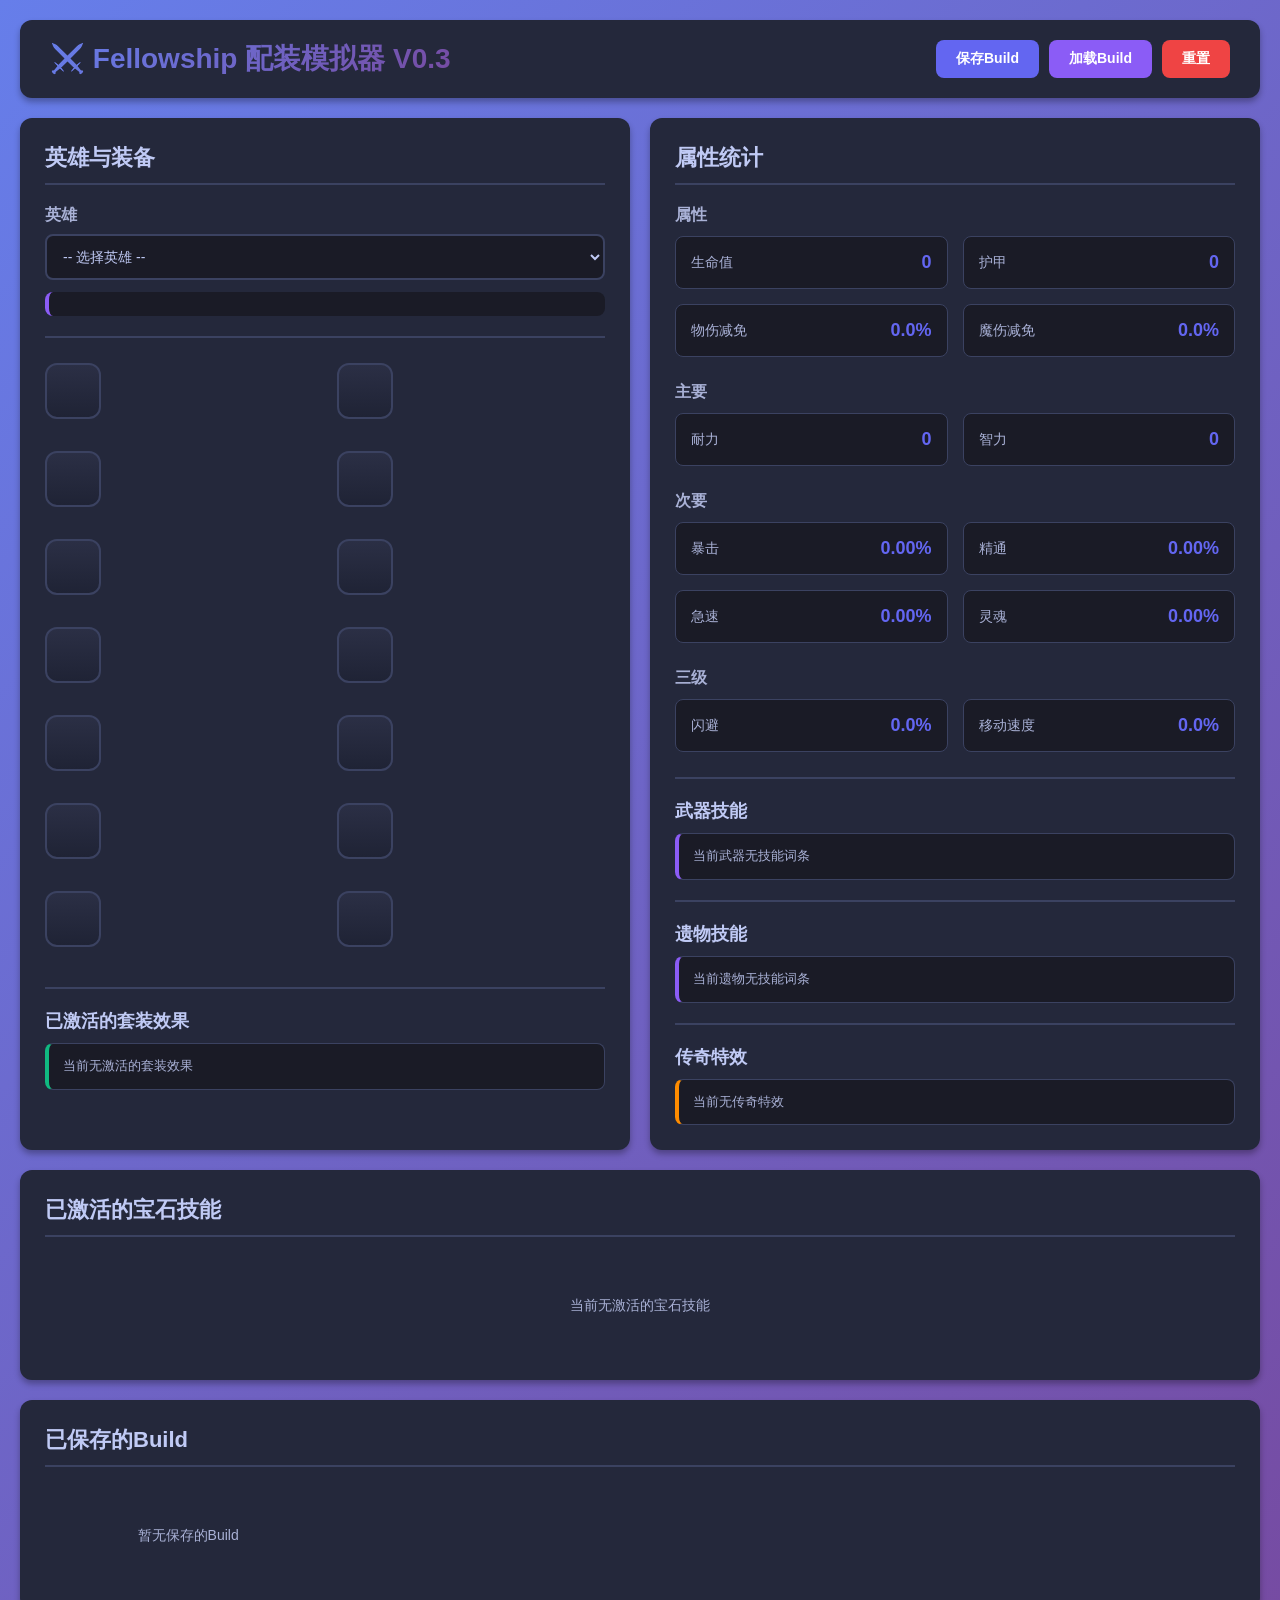
<file: index.html>
<!DOCTYPE html>
<html lang="zh-CN">
<head>
    <meta charset="UTF-8">
    <meta name="viewport" content="width=device-width, initial-scale=1.0">
    <title>Fellowship 配装模拟器</title>
    <link rel="stylesheet" href="styles.css">
</head>
<body>
    <div class="container">
        <header>
            <h1>⚔️ Fellowship 配装模拟器 V0.3</h1>
            <div class="header-actions">
                <button id="saveBtn" class="btn btn-primary">保存Build</button>
                <button id="loadBtn" class="btn btn-secondary">加载Build</button>
                <button id="resetBtn" class="btn btn-danger">重置</button>
            </div>
        </header>

        <div class="main-content">
            <div class="equipment-panel">
                <h2>英雄与装备</h2>
                
                <div class="hero-slot">
                    <h3>英雄</h3>
                    <select id="hero" class="equipment-select">
                        <option value="">-- 选择英雄 --</option>
                    </select>
                    <div id="heroInfo" class="hero-info">
                        <div id="heroAvatar" class="hero-avatar"></div>
                    </div>
                </div>
                
                <div class="equipment-columns">
                    <div class="equipment-column">
                        <div class="equipment-slot" data-slot="head">
                            <button class="slot-icon" data-slot="head" data-label="头" title="头部"></button>
                            <span class="slot-name" id="head-name"></span>
                            <button class="gem-socket" data-slot="head" title="镶嵌宝石" style="display: none;"></button>
                            <select id="head" class="equipment-select visually-hidden">
                                <option value="">-- 选择头部 --</option>
                            </select>
                        </div>

                        <div class="equipment-slot" data-slot="shoulder">
                            <button class="slot-icon" data-slot="shoulder" data-label="肩" title="肩部"></button>
                            <span class="slot-name" id="shoulder-name"></span>
                            <button class="gem-socket" data-slot="shoulder" title="镶嵌宝石" style="display: none;"></button>
                            <select id="shoulder" class="equipment-select visually-hidden">
                                <option value="">-- 选择肩部 --</option>
                            </select>
                        </div>

                        <div class="equipment-slot" data-slot="cloak">
                            <button class="slot-icon" data-slot="cloak" data-label="披" title="披风"></button>
                            <span class="slot-name" id="cloak-name"></span>
                            <button class="gem-socket" data-slot="cloak" title="镶嵌宝石" style="display: none;"></button>
                            <select id="cloak" class="equipment-select visually-hidden">
                                <option value="">-- 选择披风 --</option>
                            </select>
                        </div>

                        <div class="equipment-slot" data-slot="chest">
                            <button class="slot-icon" data-slot="chest" data-label="胸" title="胸部"></button>
                            <span class="slot-name" id="chest-name"></span>
                            <button class="gem-socket" data-slot="chest" title="镶嵌宝石" style="display: none;"></button>
                            <select id="chest" class="equipment-select visually-hidden">
                                <option value="">-- 选择胸部 --</option>
                            </select>
                        </div>

                        <div class="equipment-slot" data-slot="hands">
                            <button class="slot-icon" data-slot="hands" data-label="手" title="手部"></button>
                            <span class="slot-name" id="hands-name"></span>
                            <button class="gem-socket" data-slot="hands" title="镶嵌宝石" style="display: none;"></button>
                            <select id="hands" class="equipment-select visually-hidden">
                                <option value="">-- 选择手部 --</option>
                            </select>
                        </div>

                        <div class="equipment-slot" data-slot="legs">
                            <button class="slot-icon" data-slot="legs" data-label="腿" title="腿部"></button>
                            <span class="slot-name" id="legs-name"></span>
                            <button class="gem-socket" data-slot="legs" title="镶嵌宝石" style="display: none;"></button>
                            <select id="legs" class="equipment-select visually-hidden">
                                <option value="">-- 选择腿部 --</option>
                            </select>
                        </div>

                        <div class="equipment-slot" data-slot="feet">
                            <button class="slot-icon" data-slot="feet" data-label="足" title="足部"></button>
                            <span class="slot-name" id="feet-name"></span>
                            <button class="gem-socket" data-slot="feet" title="镶嵌宝石" style="display: none;"></button>
                            <select id="feet" class="equipment-select visually-hidden">
                                <option value="">-- 选择足部 --</option>
                            </select>
                        </div>
                    </div>
                    <div class="equipment-column">
                        <div class="equipment-slot" data-slot="necklace">
                            <button class="slot-icon" data-slot="necklace" data-label="项" title="项链"></button>
                            <span class="slot-name" id="necklace-name"></span>
                            <button class="gem-socket" data-slot="necklace" title="镶嵌宝石" style="display: none;"></button>
                            <select id="necklace" class="equipment-select visually-hidden">
                                <option value="">-- 选择项链 --</option>
                            </select>
                        </div>

                        <div class="equipment-slot" data-slot="wrist">
                            <button class="slot-icon" data-slot="wrist" data-label="腕" title="护腕"></button>
                            <span class="slot-name" id="wrist-name"></span>
                            <button class="gem-socket" data-slot="wrist" title="镶嵌宝石" style="display: none;"></button>
                            <select id="wrist" class="equipment-select visually-hidden">
                                <option value="">-- 选择护腕 --</option>
                            </select>
                        </div>

                        <div class="equipment-slot" data-slot="ring1">
                            <button class="slot-icon" data-slot="ring1" data-label="戒1" title="戒指1"></button>
                            <span class="slot-name" id="ring1-name"></span>
                            <button class="gem-socket" data-slot="ring1" title="镶嵌宝石" style="display: none;"></button>
                            <select id="ring1" class="equipment-select visually-hidden">
                                <option value="">-- 选择戒指 --</option>
                            </select>
                        </div>

                        <div class="equipment-slot" data-slot="ring2">
                            <button class="slot-icon" data-slot="ring2" data-label="戒2" title="戒指2"></button>
                            <span class="slot-name" id="ring2-name"></span>
                            <button class="gem-socket" data-slot="ring2" title="镶嵌宝石" style="display: none;"></button>
                            <select id="ring2" class="equipment-select visually-hidden">
                                <option value="">-- 选择戒指 --</option>
                            </select>
                        </div>

                        <div class="equipment-slot" data-slot="relic1">
                            <button class="slot-icon" data-slot="relic1" data-label="遗1" title="遗物1"></button>
                            <span class="slot-name" id="relic1-name"></span>
                            <button class="gem-socket" data-slot="relic1" title="镶嵌宝石" style="display: none;"></button>
                            <select id="relic1" class="equipment-select visually-hidden">
                                <option value="">-- 选择遗物 --</option>
                            </select>
                        </div>

                        <div class="equipment-slot" data-slot="relic2">
                            <button class="slot-icon" data-slot="relic2" data-label="遗2" title="遗物2"></button>
                            <span class="slot-name" id="relic2-name"></span>
                            <button class="gem-socket" data-slot="relic2" title="镶嵌宝石" style="display: none;"></button>
                            <select id="relic2" class="equipment-select visually-hidden">
                                <option value="">-- 选择遗物 --</option>
                            </select>
                        </div>

                        <div class="equipment-slot" data-slot="weapon">
                            <button class="slot-icon" data-slot="weapon" data-label="武" title="武器"></button>
                            <span class="slot-name" id="weapon-name"></span>
                            <button class="gem-socket" data-slot="weapon" title="镶嵌宝石" style="display: none;"></button>
                            <select id="weapon" class="equipment-select visually-hidden">
                                <option value="">-- 选择武器 --</option>
                            </select>
                        </div>
                    </div>
                </div>
                
                <div class="set-bonus-panel">
                    <h3>已激活的套装效果</h3>
                    <div id="setBonus" class="set-bonus"></div>
                </div>
            </div>

            <div class="stats-panel">
                <h2>属性统计</h2>

                <div class="stat-section">
                    <h3>属性</h3>
                    <div class="stats-grid">
                        <div class="stat-item">
                            <span class="stat-label">生命值</span>
                            <span class="stat-value" id="health">0</span>
                        </div>
                        <div class="stat-item">
                            <span class="stat-label">护甲</span>
                            <span class="stat-value" id="armor">0</span>
                        </div>
                        <div class="stat-item">
                            <span class="stat-label">物伤减免</span>
                            <span class="stat-value" id="physicalDR">0%</span>
                        </div>
                        <div class="stat-item">
                            <span class="stat-label">魔伤减免</span>
                            <span class="stat-value" id="magicDR">0%</span>
                        </div>
                    </div>
                </div>

                <div class="stat-section">
                    <h3>主要</h3>
                    <div class="stats-grid">
                        <div class="stat-item">
                            <span class="stat-label">耐力</span>
                            <span class="stat-value" id="stamina">0</span>
                        </div>
                        <div class="stat-item">
                            <span class="stat-label">智力</span>
                            <span class="stat-value" id="intellect">0</span>
                        </div>
                    </div>
                </div>

                <div class="stat-section">
                    <h3>次要</h3>
                    <div class="stats-grid">
                        <div class="stat-item" data-stat="crit">
                            <span class="stat-label">暴击</span>
                            <span class="stat-value" id="crit">0%</span>
                        </div>
                        <div class="stat-item" data-stat="mastery">
                            <span class="stat-label">精通</span>
                            <span class="stat-value" id="mastery">0%</span>
                        </div>
                        <div class="stat-item" data-stat="haste">
                            <span class="stat-label">急速</span>
                            <span class="stat-value" id="haste">0%</span>
                        </div>
                        <div class="stat-item" data-stat="spirit">
                            <span class="stat-label">灵魂</span>
                            <span class="stat-value" id="spirit">0</span>
                        </div>
                    </div>
                </div>
                
                <!-- 属性详情提示框 -->
                <div id="statTooltip" class="stat-tooltip hidden">
                    <div class="tooltip-title"></div>
                    <div class="tooltip-description"></div>
                    <div class="tooltip-stats">
                        <div class="tooltip-stat-row">
                            <span class="tooltip-stat-label">基础属性值：</span>
                            <span class="tooltip-stat-value" id="tooltip-base-value"></span>
                        </div>
                        <div class="tooltip-stat-row">
                            <span class="tooltip-stat-label">百分比加成：</span>
                            <span class="tooltip-stat-value" id="tooltip-percent-multiplier"></span>
                        </div>
                        <div class="tooltip-stat-row">
                            <span class="tooltip-stat-label">最终百分比：</span>
                            <span class="tooltip-stat-value" id="tooltip-final-value"></span>
                        </div>
                    </div>
                    <div class="tooltip-sources">
                        <div class="tooltip-source-title">加成来源：</div>
                        <div class="tooltip-source-list" id="tooltip-sources"></div>
                    </div>
                </div>

                <div class="stat-section">
                    <h3>三级</h3>
                    <div class="stats-grid">
                        <div class="stat-item">
                            <span class="stat-label">闪避</span>
                            <span class="stat-value" id="dodge">0%</span>
                        </div>
                        <div class="stat-item">
                            <span class="stat-label">移动速度</span>
                            <span class="stat-value" id="moveSpeed">0%</span>
                        </div>
                    </div>
                </div>

                <div class="weapon-skill-panel">
                    <h3>武器技能</h3>
                    <div id="weaponSkill" class="weapon-skill"></div>
                </div>

                <div class="relic-skill-panel">
                    <h3>遗物技能</h3>
                    <div id="relicSkill" class="relic-skill"></div>
                </div>

                <div class="legendary-effect-panel">
                    <h3>传奇特效</h3>
                    <div id="legendaryEffect" class="legendary-effect"></div>
                </div>
            </div>
        </div>

        <!-- 装备选择弹窗 -->
        <div id="pickerModal" class="picker-modal hidden">
            <div class="picker-dialog">
                <div class="picker-header">
                    <div id="pickerTitle">选择装备</div>
                    <div class="picker-filter-container">
                        <select id="pickerFilter" class="picker-filter">
                            <option value="">全部属性</option>
                            <option value="critRate">暴击</option>
                            <option value="mastery">精通</option>
                            <option value="haste">急速</option>
                            <option value="spirit">灵魂</option>
                        </select>
                    </div>
                    <button id="pickerClose" class="picker-close">×</button>
                </div>
                <div id="pickerList" class="picker-list"></div>
            </div>
        </div>

        <!-- 宝石选择弹窗 -->
        <div id="gemPickerModal" class="picker-modal hidden">
            <div class="picker-dialog">
                <div class="picker-header">
                    <div id="gemPickerTitle">选择宝石</div>
                    <button id="gemPickerClose" class="picker-close">×</button>
                </div>
                <div class="gem-picker-content">
                    <div class="gem-picker-section" id="gemTypeSelection">
                        <h4>选择宝石种类</h4>
                        <div id="gemTypeList" class="gem-type-list"></div>
                    </div>
                    <div class="gem-picker-section hidden" id="gemSizeSelection">
                        <h4>选择宝石尺寸</h4>
                        <div id="gemSizeList" class="gem-picker-list"></div>
                    </div>
                    <div class="gem-picker-section" id="essenceSelection">
                        <h4>源质加成</h4>
                        <div class="essence-options">
                            <button class="essence-btn" data-essence="0">+0%</button>
                            <button class="essence-btn active" data-essence="35">+35%</button>
                            <button class="essence-btn" data-essence="100">+100%</button>
                        </div>
                    </div>
                </div>
            </div>
        </div>

        <div class="gem-skills-panel" id="gemSkillsPanel">
            <h2>已激活的宝石技能</h2>
            <div id="gemSkillsList" class="gem-skills-list"></div>
        </div>

        <div class="build-list-panel" id="buildListPanel">
            <h2>已保存的Build</h2>
            <div id="buildList" class="build-list"></div>
        </div>
    </div>

    <script src="data-loader.js"></script>
    <script src="app.js"></script>
</body>
</html>
</file>
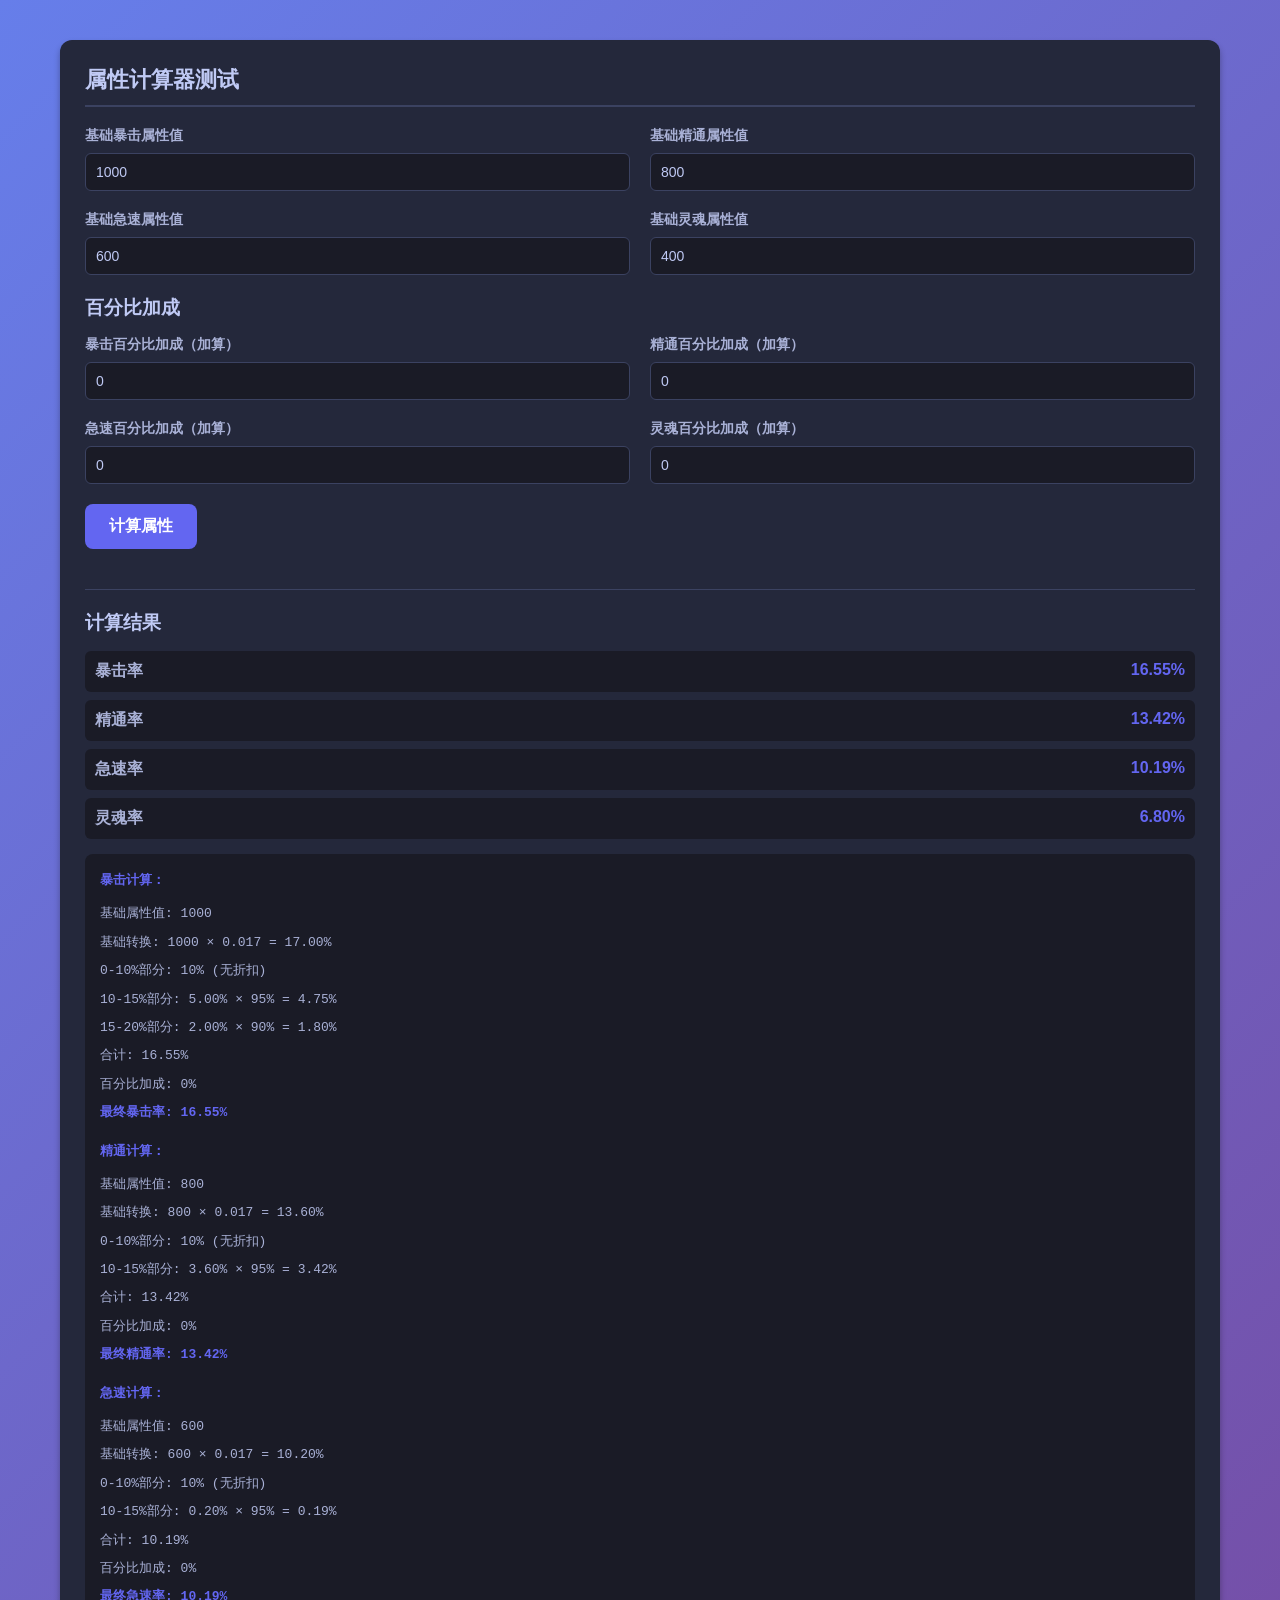
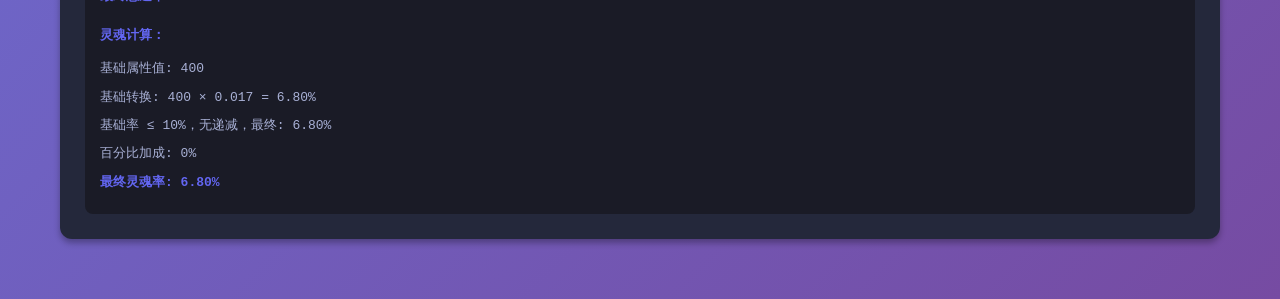
<file: test-calculator.html>
<!DOCTYPE html>
<html lang="zh-CN">
<head>
    <meta charset="UTF-8">
    <meta name="viewport" content="width=device-width, initial-scale=1.0">
    <title>属性计算器测试</title>
    <link rel="stylesheet" href="styles.css">
    <style>
        .test-container {
            max-width: 1200px;
            margin: 0 auto;
            padding: 20px;
        }
        
        .test-panel {
            background: var(--bg-card);
            border-radius: 12px;
            padding: 25px;
            margin-bottom: 20px;
            box-shadow: 0 4px 6px var(--shadow);
        }
        
        .test-panel h2 {
            margin-bottom: 20px;
            font-size: 22px;
            color: var(--text-primary);
            border-bottom: 2px solid var(--border-color);
            padding-bottom: 10px;
        }
        
        .input-group {
            display: grid;
            grid-template-columns: repeat(2, 1fr);
            gap: 20px;
            margin-bottom: 20px;
        }
        
        .input-item {
            display: flex;
            flex-direction: column;
            gap: 8px;
        }
        
        .input-item label {
            font-size: 14px;
            color: var(--text-secondary);
            font-weight: 600;
        }
        
        .input-item input {
            padding: 10px;
            background: var(--bg-dark);
            border: 1px solid var(--border-color);
            border-radius: 6px;
            color: var(--text-primary);
            font-size: 14px;
        }
        
        .input-item input:focus {
            outline: none;
            border-color: var(--primary-color);
            box-shadow: 0 0 0 2px rgba(99, 102, 241, 0.2);
        }
        
        .calculate-btn {
            padding: 12px 24px;
            background: var(--primary-color);
            color: white;
            border: none;
            border-radius: 8px;
            font-size: 16px;
            font-weight: 600;
            cursor: pointer;
            transition: all 0.3s ease;
            margin-bottom: 20px;
        }
        
        .calculate-btn:hover {
            background: #4f46e5;
            transform: translateY(-2px);
            box-shadow: 0 4px 8px var(--shadow);
        }
        
        .result-section {
            margin-top: 20px;
            padding-top: 20px;
            border-top: 1px solid var(--border-color);
        }
        
        .result-item {
            display: flex;
            justify-content: space-between;
            padding: 10px;
            background: var(--bg-dark);
            border-radius: 6px;
            margin-bottom: 8px;
        }
        
        .result-label {
            color: var(--text-secondary);
            font-weight: 600;
        }
        
        .result-value {
            color: var(--primary-color);
            font-weight: 700;
            font-size: 16px;
        }
        
        .calculation-steps {
            background: var(--bg-dark);
            border-radius: 8px;
            padding: 15px;
            margin-top: 15px;
            font-family: 'Courier New', monospace;
            font-size: 13px;
            line-height: 1.8;
        }
        
        .calculation-step {
            color: var(--text-secondary);
            margin-bottom: 5px;
        }
        
        .calculation-step.highlight {
            color: var(--primary-color);
            font-weight: 600;
        }
    </style>
</head>
<body>
    <div class="test-container">
        <div class="test-panel">
            <h2>属性计算器测试</h2>
            
            <div class="input-group">
                <div class="input-item">
                    <label>基础暴击属性值</label>
                    <input type="number" id="baseCritRate" value="1000" step="1">
                </div>
                <div class="input-item">
                    <label>基础精通属性值</label>
                    <input type="number" id="baseMastery" value="800" step="1">
                </div>
                <div class="input-item">
                    <label>基础急速属性值</label>
                    <input type="number" id="baseHaste" value="600" step="1">
                </div>
                <div class="input-item">
                    <label>基础灵魂属性值</label>
                    <input type="number" id="baseSpirit" value="400" step="1">
                </div>
            </div>
            
            <h3 style="margin-top: 20px; margin-bottom: 15px; color: var(--text-primary);">百分比加成</h3>
            <div class="input-group">
                <div class="input-item">
                    <label>暴击百分比加成（加算）</label>
                    <input type="number" id="critPercentBonus" value="0" step="0.01">
                </div>
                <div class="input-item">
                    <label>精通百分比加成（加算）</label>
                    <input type="number" id="masteryPercentBonus" value="0" step="0.01">
                </div>
                <div class="input-item">
                    <label>急速百分比加成（加算）</label>
                    <input type="number" id="hastePercentBonus" value="0" step="0.01">
                </div>
                <div class="input-item">
                    <label>灵魂百分比加成（加算）</label>
                    <input type="number" id="spiritPercentBonus" value="0" step="0.01">
                </div>
            </div>
            
            <button class="calculate-btn" onclick="calculateStats()">计算属性</button>
            
            <div class="result-section">
                <h3 style="margin-bottom: 15px; color: var(--text-primary);">计算结果</h3>
                <div id="results"></div>
                <div id="calculationSteps" class="calculation-steps" style="display: none;"></div>
            </div>
        </div>
    </div>
    
    <script>
        /**
         * 计算带递减系数的属性百分比
         * @returns {Object} 包含结果和详细步骤
         */
        function calculateAttributeRateWithDiminishing(attributeValue) {
            // 基础转换：1点属性 = 0.017%
            const baseRate = attributeValue * 0.017;
            
            const steps = [];
            steps.push(`基础转换: ${attributeValue} × 0.017 = ${baseRate.toFixed(2)}%`);
            
            if (baseRate <= 10) {
                steps.push(`基础率 ≤ 10%，无递减，最终: ${baseRate.toFixed(2)}%`);
                return { result: baseRate, steps: steps };
            }
            
            let result = 10; // 0-10%部分，无折扣
            steps.push(`0-10%部分: 10% (无折扣)`);
            
            if (baseRate > 10) {
                const range10_15 = Math.min(baseRate, 15) - 10;
                const range10_15Value = range10_15 * 0.95;
                result += range10_15Value;
                steps.push(`10-15%部分: ${range10_15.toFixed(2)}% × 95% = ${range10_15Value.toFixed(2)}%`);
            }
            
            if (baseRate > 15) {
                const range15_20 = Math.min(baseRate, 20) - 15;
                const range15_20Value = range15_20 * 0.90;
                result += range15_20Value;
                steps.push(`15-20%部分: ${range15_20.toFixed(2)}% × 90% = ${range15_20Value.toFixed(2)}%`);
            }
            
            if (baseRate > 20) {
                const range20_25 = Math.min(baseRate, 25) - 20;
                const range20_25Value = range20_25 * 0.85;
                result += range20_25Value;
                steps.push(`20-25%部分: ${range20_25.toFixed(2)}% × 85% = ${range20_25Value.toFixed(2)}%`);
            }
            
            if (baseRate > 25) {
                const range25Plus = baseRate - 25;
                const range25PlusValue = range25Plus * 0.80;
                result += range25PlusValue;
                steps.push(`25%以上部分: ${range25Plus.toFixed(2)}% × 80% = ${range25PlusValue.toFixed(2)}%`);
            }
            
            steps.push(`合计: ${result.toFixed(2)}%`);
            
            return { result: result, steps: steps };
        }
        
        function calculateStats() {
            // 获取输入值
            const baseCritRate = parseFloat(document.getElementById('baseCritRate').value) || 0;
            const baseMastery = parseFloat(document.getElementById('baseMastery').value) || 0;
            const baseHaste = parseFloat(document.getElementById('baseHaste').value) || 0;
            const baseSpirit = parseFloat(document.getElementById('baseSpirit').value) || 0;
            
            const critPercentBonus = parseFloat(document.getElementById('critPercentBonus').value) || 0;
            const masteryPercentBonus = parseFloat(document.getElementById('masteryPercentBonus').value) || 0;
            const hastePercentBonus = parseFloat(document.getElementById('hastePercentBonus').value) || 0;
            const spiritPercentBonus = parseFloat(document.getElementById('spiritPercentBonus').value) || 0;
            
            // 步骤1：应用递减系数
            const critCalc = calculateAttributeRateWithDiminishing(baseCritRate);
            const masteryCalc = calculateAttributeRateWithDiminishing(baseMastery);
            const hasteCalc = calculateAttributeRateWithDiminishing(baseHaste);
            const spiritCalc = calculateAttributeRateWithDiminishing(baseSpirit);
            
            const critRateAfterDiminish = critCalc.result;
            const masteryRateAfterDiminish = masteryCalc.result;
            const hasteRateAfterDiminish = hasteCalc.result;
            const spiritRateAfterDiminish = spiritCalc.result;
            
            // 步骤2：应用百分比加成（加算）
            const finalCritRate = critRateAfterDiminish + critPercentBonus;
            const finalMastery = masteryRateAfterDiminish + masteryPercentBonus;
            const finalHaste = hasteRateAfterDiminish + hastePercentBonus;
            const finalSpirit = spiritRateAfterDiminish + spiritPercentBonus;
            
            // 显示结果
            const resultsDiv = document.getElementById('results');
            const stepsDiv = document.getElementById('calculationSteps');
            
            resultsDiv.innerHTML = `
                <div class="result-item">
                    <span class="result-label">暴击率</span>
                    <span class="result-value">${finalCritRate.toFixed(2)}%</span>
                </div>
                <div class="result-item">
                    <span class="result-label">精通率</span>
                    <span class="result-value">${finalMastery.toFixed(2)}%</span>
                </div>
                <div class="result-item">
                    <span class="result-label">急速率</span>
                    <span class="result-value">${finalHaste.toFixed(2)}%</span>
                </div>
                <div class="result-item">
                    <span class="result-label">灵魂率</span>
                    <span class="result-value">${finalSpirit.toFixed(2)}%</span>
                </div>
            `;
            
            // 显示计算步骤
            stepsDiv.style.display = 'block';
            stepsDiv.innerHTML = `
                <div style="color: var(--primary-color); font-weight: 600; margin-bottom: 10px;">暴击计算：</div>
                <div class="calculation-step">基础属性值: ${baseCritRate}</div>
                ${critCalc.steps.map(step => `<div class="calculation-step">${step}</div>`).join('')}
                <div class="calculation-step">百分比加成: ${critPercentBonus > 0 ? '+' + critPercentBonus.toFixed(2) : '0'}%</div>
                <div class="calculation-step highlight">最终暴击率: ${finalCritRate.toFixed(2)}%</div>
                
                <div style="color: var(--primary-color); font-weight: 600; margin-top: 15px; margin-bottom: 10px;">精通计算：</div>
                <div class="calculation-step">基础属性值: ${baseMastery}</div>
                ${masteryCalc.steps.map(step => `<div class="calculation-step">${step}</div>`).join('')}
                <div class="calculation-step">百分比加成: ${masteryPercentBonus > 0 ? '+' + masteryPercentBonus.toFixed(2) : '0'}%</div>
                <div class="calculation-step highlight">最终精通率: ${finalMastery.toFixed(2)}%</div>
                
                <div style="color: var(--primary-color); font-weight: 600; margin-top: 15px; margin-bottom: 10px;">急速计算：</div>
                <div class="calculation-step">基础属性值: ${baseHaste}</div>
                ${hasteCalc.steps.map(step => `<div class="calculation-step">${step}</div>`).join('')}
                <div class="calculation-step">百分比加成: ${hastePercentBonus > 0 ? '+' + hastePercentBonus.toFixed(2) : '0'}%</div>
                <div class="calculation-step highlight">最终急速率: ${finalHaste.toFixed(2)}%</div>
                
                <div style="color: var(--primary-color); font-weight: 600; margin-top: 15px; margin-bottom: 10px;">灵魂计算：</div>
                <div class="calculation-step">基础属性值: ${baseSpirit}</div>
                ${spiritCalc.steps.map(step => `<div class="calculation-step">${step}</div>`).join('')}
                <div class="calculation-step">百分比加成: ${spiritPercentBonus > 0 ? '+' + spiritPercentBonus.toFixed(2) : '0'}%</div>
                <div class="calculation-step highlight">最终灵魂率: ${finalSpirit.toFixed(2)}%</div>
            `;
        }
        
        // 页面加载时自动计算一次
        window.addEventListener('DOMContentLoaded', () => {
            calculateStats();
        });
    </script>
</body>
</html>
</file>
<file: styles.css>
* {
    margin: 0;
    padding: 0;
    box-sizing: border-box;
}

:root {
    --primary-color: #6366f1;
    --secondary-color: #8b5cf6;
    --danger-color: #ef4444;
    --bg-dark: #1a1b26;
    --bg-card: #24283b;
    --bg-hover: #2f3549;
    --text-primary: #c0caf5;
    --text-secondary: #a9b1d6;
    --border-color: #3b4261;
    --shadow: rgba(0, 0, 0, 0.3);
}

body {
    font-family: -apple-system, BlinkMacSystemFont, 'Segoe UI', 'Microsoft YaHei', sans-serif;
    background: linear-gradient(135deg, #667eea 0%, #764ba2 100%);
    min-height: 100vh;
    padding: 20px 0;
    color: var(--text-primary);
    margin: 0;
    overflow-x: hidden;
}

.container {
    max-width: 1400px;
    margin: 0 auto;
    padding: 0 20px;
}

header {
    background: var(--bg-card);
    border-radius: 12px;
    padding: 20px 30px;
    margin-bottom: 20px;
    display: flex;
    justify-content: space-between;
    align-items: center;
    box-shadow: 0 4px 6px var(--shadow);
}

header h1 {
    font-size: 28px;
    font-weight: 700;
    background: linear-gradient(135deg, #667eea 0%, #764ba2 100%);
    -webkit-background-clip: text;
    -webkit-text-fill-color: transparent;
    background-clip: text;
}

.header-actions {
    display: flex;
    gap: 10px;
}

.btn {
    padding: 10px 20px;
    border: none;
    border-radius: 8px;
    cursor: pointer;
    font-size: 14px;
    font-weight: 600;
    transition: all 0.3s ease;
    color: white;
}

.btn-primary {
    background: var(--primary-color);
}

.btn-primary:hover {
    background: #4f46e5;
    transform: translateY(-2px);
    box-shadow: 0 4px 8px var(--shadow);
}

.btn-secondary {
    background: var(--secondary-color);
}

.btn-secondary:hover {
    background: #7c3aed;
    transform: translateY(-2px);
    box-shadow: 0 4px 8px var(--shadow);
}

.btn-danger {
    background: var(--danger-color);
}

.btn-danger:hover {
    background: #dc2626;
    transform: translateY(-2px);
    box-shadow: 0 4px 8px var(--shadow);
}

.main-content {
    display: grid;
    grid-template-columns: 1fr 1fr;
    gap: 20px;
    margin-bottom: 20px;
}

.equipment-panel,
.stats-panel {
    background: var(--bg-card);
    border-radius: 12px;
    padding: 25px;
    box-shadow: 0 4px 6px var(--shadow);
}

.equipment-panel h2,
.stats-panel h2 {
    margin-bottom: 20px;
    font-size: 22px;
    color: var(--text-primary);
    border-bottom: 2px solid var(--border-color);
    padding-bottom: 10px;
}

.hero-slot {
    margin-bottom: 25px;
    padding-bottom: 20px;
    border-bottom: 2px solid var(--border-color);
}

.equipment-columns {
    display: grid;
    grid-template-columns: 1fr 1fr;
    gap: 16px 24px;
}

.equipment-column {
    display: flex;
    flex-direction: column;
    gap: 12px;
}

.slot-icon {
    width: 56px;
    height: 56px;
    border-radius: 12px;
    border: 2px solid var(--border-color);
    background: linear-gradient(180deg, #2b2f45 0%, #1f2335 100%);
    background-size: cover;
    background-position: center;
    color: var(--text-primary);
    display: inline-flex;
    align-items: center;
    justify-content: center;
    font-size: 14px;
    font-weight: 700;
    letter-spacing: 1px;
    cursor: pointer;
    transition: all 0.2s ease;
    position: relative;
}

.slot-icon:hover {
    border-color: var(--primary-color);
    transform: translateY(-1px);
}

.slot-icon.selected {
    border-color: var(--primary-color);
    box-shadow: 0 0 0 3px rgba(99, 102, 241, 0.2);
}

.slot-icon::after { content: ''; }

.visually-hidden {
    position: absolute;
    width: 1px;
    height: 1px;
    padding: 0;
    margin: -1px;
    overflow: hidden;
    clip: rect(0 0 0 0);
    white-space: nowrap;
    border: 0;
}

/* 选择器弹窗 */
.picker-modal {
    position: fixed;
    inset: 0;
    background: rgba(0,0,0,0.5);
    display: flex;
    align-items: center;
    justify-content: center;
    z-index: 1000;
}

.picker-modal.hidden { display: none; }

.picker-dialog {
    width: min(820px, 92vw);
    max-height: 80vh;
    background: var(--bg-card);
    border: 1px solid var(--border-color);
    border-radius: 12px;
    box-shadow: 0 10px 30px var(--shadow);
    overflow: hidden;
    display: flex;
    flex-direction: column;
}

.picker-header {
    display: flex;
    align-items: center;
    justify-content: space-between;
    padding: 12px 16px;
    border-bottom: 1px solid var(--border-color);
    gap: 12px;
}

.picker-filter-container {
    flex: 1;
    display: flex;
    justify-content: center;
}

.picker-filter {
    padding: 6px 12px;
    background: var(--bg-dark);
    border: 1px solid var(--border-color);
    border-radius: 6px;
    color: var(--text-primary);
    font-size: 14px;
    cursor: pointer;
    transition: all 0.2s ease;
    outline: none;
}

.picker-filter:hover {
    border-color: var(--primary-color);
}

.picker-filter:focus {
    border-color: var(--primary-color);
    box-shadow: 0 0 0 2px rgba(99, 102, 241, 0.2);
}

.picker-close {
    background: transparent;
    color: var(--text-secondary);
    border: none;
    font-size: 22px;
    cursor: pointer;
    flex-shrink: 0;
}

.picker-list {
    padding: 12px 14px;
    overflow: auto;
    display: grid;
    grid-template-columns: repeat(3, 1fr); /* 一排三个 */
    gap: 12px;
}

.picker-item {
    display: flex;
    gap: 10px;
    align-items: center;
    background: var(--bg-dark);
    border: 1px solid var(--border-color);
    border-radius: 10px;
    padding: 10px;
    cursor: pointer;
    transition: all .2s ease;
    position: relative;
}

.picker-item:hover { 
    border-color: var(--primary-color); 
    transform: translateY(-1px);
    box-shadow: 0 2px 8px rgba(99, 102, 241, 0.3);
}

.picker-item-icon {
    width: 56px;
    height: 56px;
    aspect-ratio: 1 / 1; /* 强制正方形 */
    flex: 0 0 56px; /* 不允许被拉伸 */
    border-radius: 8px;
    background-size: cover;
    background-position: center;
    border: 1px solid var(--border-color);
    position: relative;
}

.equipment-border-overlay {
    position: absolute;
    pointer-events: none;
    z-index: 0;
}

/* 确保图标背景图片显示在边框上方 */
.slot-icon,
.picker-item-icon {
    position: relative;
    isolation: isolate; /* 创建新的层叠上下文 */
}

.slot-icon {
    background-clip: padding-box; /* 确保背景图片不被边框覆盖 */
}

.picker-item-icon {
    background-clip: padding-box; /* 确保背景图片不被边框覆盖 */
}

.picker-item-name { font-size: 14px; color: var(--text-primary); font-weight: 600; }
.picker-item-stats { font-size: 12px; color: var(--text-secondary); }

.hero-slot h3 {
    font-size: 16px;
    margin-bottom: 8px;
    color: var(--text-secondary);
}

.hero-info {
    margin-top: 12px;
    padding: 12px;
    background: var(--bg-dark);
    border-radius: 8px;
    border-left: 4px solid var(--secondary-color);
    position: relative;
}

.hero-avatar {
    position: absolute;
    top: 12px;
    right: 12px;
    width: 80px;
    height: 80px;
    border-radius: 8px;
    border: 2px solid var(--secondary-color);
    background: var(--bg-card);
    background-size: cover;
    background-position: center;
    overflow: hidden;
    display: none; /* 默认隐藏，只有选择英雄后才显示 */
}

.hero-info-content {
    display: flex;
    flex-direction: column;
    gap: 8px;
    padding-right: 100px; /* 为右上角头像留出空间 */
}

.hero-name {
    font-size: 16px;
    font-weight: 700;
    color: var(--secondary-color);
    margin-bottom: 4px;
}

.hero-description {
    font-size: 13px;
    color: var(--text-secondary);
    margin-bottom: 8px;
    white-space: pre-line; /* 保留换行符，将\n转换为换行 */
}

.hero-base-stats {
    display: grid;
    grid-template-columns: repeat(2, 1fr);
    gap: 6px;
    margin-top: 8px;
}

.base-stat-item {
    font-size: 12px;
    color: var(--text-secondary);
    padding: 4px 8px;
    background: rgba(99, 102, 241, 0.1);
    border-radius: 4px;
}

.equipment-slot {
    margin-bottom: 20px;
    display: flex;
    align-items: center;
    gap: 12px;
}

.equipment-slot h3 {
    font-size: 16px;
    margin-bottom: 8px;
    color: var(--text-secondary);
}

.slot-name {
    display: flex;
    flex-direction: column;
    align-items: flex-start;
    gap: 2px;
    flex: 1;
    min-width: 0;
}

.equipment-name-text {
    font-size: 16px;
    font-weight: 500;
    color: var(--text-primary);
    overflow: hidden;
    text-overflow: ellipsis;
}

.equipment-name-text.legendary {
    color: #ff8c00; /* 橙色 */
}

.equipment-name-text.set-item {
    color: #10b981; /* 绿色 */
}

.picker-item-name.legendary {
    color: #ff8c00; /* 橙色 */
}

.picker-item-name.set-item {
    color: #10b981; /* 绿色 */
    white-space: nowrap;
    width: 100%;
}

.equipment-gem-info {
    font-size: 11px;
    font-weight: 400;
    opacity: 0.8;
    line-height: 1.2;
    overflow: hidden;
    text-overflow: ellipsis;
    white-space: nowrap;
    width: 100%;
}

.gem-socket {
    width: 32px;
    height: 32px;
    border-radius: 50%;
    border: 2px solid var(--border-color);
    background: var(--bg-dark);
    cursor: pointer;
    transition: all 0.3s ease;
    flex-shrink: 0;
    position: relative;
}

.gem-socket:hover {
    border-color: var(--primary-color);
    background: var(--bg-hover);
    transform: scale(1.1);
}

.gem-socket.has-gem {
    border-color: var(--gem-color, #ffd700);
    background: linear-gradient(135deg, 
        rgba(155, 89, 182, 0.2), 
        rgba(155, 89, 182, 0.1));
}

/* 使用内联样式覆盖背景色，因为每个宝石颜色不同 */

.gem-socket.has-gem::after {
    content: '';
    position: absolute;
    top: 50%;
    left: 50%;
    transform: translate(-50%, -50%);
    width: var(--gem-dot-size, 12px);
    height: var(--gem-dot-size, 12px);
    background-color: var(--gem-color, #ffd700);
    border-radius: 50%;
}

.gem-picker-content {
    display: flex;
    flex-direction: column;
    gap: 20px;
    padding: 20px;
}

.gem-picker-section {
    display: flex;
    flex-direction: column;
    gap: 12px;
}

.gem-picker-section h4 {
    font-size: 16px;
    color: var(--text-primary);
    margin: 0;
}

.gem-picker-list {
    display: grid;
    grid-template-columns: repeat(4, 1fr);
    gap: 12px;
    max-height: 500px;
    overflow-y: auto;
    padding: 4px;
    overflow-x: visible;
}

.gem-type-header {
    font-size: 16px;
    font-weight: 600;
    color: var(--text-primary);
    padding: 8px 12px;
    background: var(--bg-dark);
    border-left: 4px solid;
    border-radius: 4px;
    margin-bottom: 8px;
}

.gem-type-container {
    display: grid;
    grid-template-columns: repeat(auto-fill, minmax(200px, 1fr));
    gap: 10px;
    margin-bottom: 16px;
}

.gem-type-list {
    display: grid;
    grid-template-columns: repeat(auto-fill, minmax(150px, 1fr));
    gap: 12px;
}

.gem-type-item {
    padding: 16px;
    background: var(--bg-dark);
    border: 2px solid var(--border-color);
    border-left: 4px solid;
    border-radius: 8px;
    cursor: pointer;
    transition: all 0.3s ease;
    text-align: center;
}

.gem-type-item:hover {
    border-color: var(--primary-color);
    background: var(--bg-hover);
    transform: translateY(-2px);
}

.gem-type-item.selected {
    border-color: var(--primary-color);
    background: var(--primary-color);
    color: white;
}

.gem-type-item-name {
    font-size: 16px;
    font-weight: 500;
}

.gem-back-btn {
    padding: 8px 16px;
    background: var(--bg-dark);
    border: 2px solid var(--border-color);
    border-radius: 6px;
    color: var(--text-primary);
    font-size: 14px;
    cursor: pointer;
    transition: all 0.3s ease;
    margin-bottom: 12px;
}

.gem-back-btn:hover {
    border-color: var(--primary-color);
    background: var(--bg-hover);
}

.essence-options {
    display: flex;
    gap: 10px;
    justify-content: center;
}

.essence-btn {
    padding: 8px 16px;
    background: var(--bg-dark);
    border: 2px solid var(--border-color);
    border-radius: 6px;
    color: var(--text-primary);
    font-size: 14px;
    cursor: pointer;
    transition: all 0.3s ease;
}

.essence-btn:hover {
    border-color: var(--primary-color);
    background: var(--bg-hover);
}

.essence-btn.active {
    border-color: var(--primary-color);
    background: var(--primary-color);
    color: white;
}

.equipment-select {
    width: 100%;
    padding: 12px;
    background: var(--bg-dark);
    border: 2px solid var(--border-color);
    border-radius: 8px;
    color: var(--text-primary);
    font-size: 14px;
    cursor: pointer;
    transition: all 0.3s ease;
}

.equipment-select:hover {
    border-color: var(--primary-color);
    background: var(--bg-hover);
}

.equipment-select:focus {
    outline: none;
    border-color: var(--primary-color);
    box-shadow: 0 0 0 3px rgba(99, 102, 241, 0.2);
}

.stats-grid {
    display: grid;
    grid-template-columns: repeat(2, 1fr);
    gap: 15px;
    margin-bottom: 25px;
}

.stat-section h3 {
    font-size: 16px;
    color: var(--text-secondary);
    margin: 8px 0 10px;
}

.stat-item {
    background: var(--bg-dark);
    padding: 15px;
    border-radius: 8px;
    display: flex;
    justify-content: space-between;
    align-items: center;
    border: 1px solid var(--border-color);
    transition: all 0.3s ease;
    cursor: help;
    position: relative;
}

.stat-item:hover {
    border-color: var(--primary-color);
    transform: translateY(-2px);
    box-shadow: 0 4px 8px var(--shadow);
}

/* 属性工具提示框 */
.stat-tooltip {
    position: fixed;
    background: var(--bg-card);
    border: 2px solid var(--primary-color);
    border-radius: 12px;
    padding: 16px;
    box-shadow: 0 8px 24px rgba(0, 0, 0, 0.5);
    z-index: 2000;
    min-width: 280px;
    max-width: 400px;
    pointer-events: none;
}

.stat-tooltip.hidden {
    display: none;
}

.tooltip-title {
    font-size: 18px;
    font-weight: 700;
    color: var(--primary-color);
    margin-bottom: 8px;
}

.tooltip-description {
    font-size: 13px;
    color: var(--text-secondary);
    margin-bottom: 16px;
    line-height: 1.5;
}

.tooltip-stats {
    margin-bottom: 16px;
    padding-top: 12px;
    border-top: 1px solid var(--border-color);
}

.tooltip-stat-row {
    display: flex;
    justify-content: space-between;
    margin-bottom: 8px;
    font-size: 13px;
}

.tooltip-stat-label {
    color: var(--text-secondary);
}

.tooltip-stat-value {
    color: var(--text-primary);
    font-weight: 600;
}

.tooltip-sources {
    padding-top: 12px;
    border-top: 1px solid var(--border-color);
}

.tooltip-source-title {
    font-size: 13px;
    color: var(--text-secondary);
    margin-bottom: 8px;
    font-weight: 600;
}

.tooltip-source-list {
    display: flex;
    flex-direction: column;
    gap: 6px;
}

.tooltip-source-item {
    display: flex;
    align-items: center;
    gap: 8px;
    font-size: 12px;
    padding: 6px 8px;
    background: var(--bg-dark);
    border-radius: 6px;
}

.tooltip-source-type {
    color: var(--primary-color);
    font-weight: 600;
    min-width: 60px;
}

.tooltip-source-name {
    color: var(--text-primary);
    flex: 1;
}

.tooltip-source-value {
    color: var(--secondary-color);
    font-weight: 600;
}

.stat-label {
    font-size: 14px;
    color: var(--text-secondary);
}

.stat-value {
    font-size: 18px;
    font-weight: 700;
    color: var(--primary-color);
}

.equipment-details {
    margin-top: 25px;
    padding-top: 25px;
    border-top: 2px solid var(--border-color);
}

.equipment-details h3 {
    font-size: 18px;
    margin-bottom: 15px;
    color: var(--text-primary);
}

.details-list {
    display: flex;
    flex-direction: column;
    gap: 10px;
}

.equipment-item {
    background: var(--bg-dark);
    padding: 12px 15px;
    border-radius: 8px;
    border-left: 4px solid var(--primary-color);
    font-size: 14px;
}

.equipment-item.hero-item {
    border-left-color: var(--secondary-color);
    background: rgba(139, 92, 246, 0.1);
}

.equipment-item-name {
    font-weight: 600;
    color: var(--text-primary);
    margin-bottom: 5px;
}

.equipment-item-name.legendary {
    color: #ff8c00; /* 橙色 */
}

.equipment-item-name.set-item {
    color: #10b981; /* 绿色 */
}

.equipment-item-stats {
    color: var(--text-secondary);
    font-size: 12px;
}

.weapon-skill-panel {
    margin-top: 20px;
    padding-top: 20px;
    border-top: 2px solid var(--border-color);
}

.weapon-skill-panel h3 {
    font-size: 18px;
    margin-bottom: 10px;
    color: var(--text-primary);
}

.weapon-skill {
    background: var(--bg-dark);
    border: 1px solid var(--border-color);
    border-left: 4px solid var(--secondary-color);
    border-radius: 8px;
    padding: 12px 14px;
    font-size: 13px;
    color: var(--text-secondary);
    white-space: pre-wrap;
    line-height: 1.6;
}

.relic-skill-panel {
    margin-top: 20px;
    padding-top: 20px;
    border-top: 2px solid var(--border-color);
}

.relic-skill-panel h3 {
    font-size: 18px;
    margin-bottom: 10px;
    color: var(--text-primary);
}

.relic-skill {
    background: var(--bg-dark);
    border: 1px solid var(--border-color);
    border-left: 4px solid var(--secondary-color);
    border-radius: 8px;
    padding: 12px 14px;
    font-size: 13px;
    color: var(--text-secondary);
    white-space: pre-wrap;
    line-height: 1.6;
}

.legendary-effect-panel {
    margin-top: 20px;
    padding-top: 20px;
    border-top: 2px solid var(--border-color);
}

.legendary-effect-panel h3 {
    font-size: 18px;
    margin-bottom: 10px;
    color: var(--text-primary);
}

.legendary-effect {
    background: var(--bg-dark);
    border: 1px solid var(--border-color);
    border-left: 4px solid #ff8c00;
    border-radius: 8px;
    padding: 12px 14px;
    font-size: 13px;
    color: var(--text-secondary);
    white-space: pre-wrap;
    line-height: 1.6;
}

.set-bonus-panel {
    margin-top: 20px;
    padding-top: 20px;
    border-top: 2px solid var(--border-color);
}

.set-bonus-panel h3 {
    font-size: 18px;
    margin-bottom: 10px;
    color: var(--text-primary);
}

.set-bonus {
    background: var(--bg-dark);
    border: 1px solid var(--border-color);
    border-left: 4px solid #10b981;
    border-radius: 8px;
    padding: 12px 14px;
    font-size: 13px;
    color: var(--text-secondary);
    white-space: pre-wrap;
    line-height: 1.6;
}

.set-bonus-item {
    margin-bottom: 15px;
}

.set-bonus-item:last-child {
    margin-bottom: 0;
}

.set-bonus-name {
    font-weight: 600;
    color: var(--text-primary);
    margin-bottom: 5px;
    font-size: 14px;
}

.set-bonus-desc {
    color: var(--text-secondary);
    font-size: 13px;
    line-height: 1.6;
}

.gem-skills-panel {
    background: var(--bg-card);
    border-radius: 12px;
    padding: 25px;
    box-shadow: 0 4px 6px var(--shadow);
    margin-bottom: 20px;
}

.gem-skills-panel h2 {
    margin-bottom: 20px;
    font-size: 22px;
    color: var(--text-primary);
    border-bottom: 2px solid var(--border-color);
    padding-bottom: 10px;
}

.gem-skills-list {
    display: grid;
    grid-template-columns: repeat(auto-fill, minmax(80px, 1fr));
    gap: 16px;
}

.gem-skills-list .empty-state {
    grid-column: 1 / -1;
    text-align: center;
    padding: 40px 20px;
    color: var(--text-secondary);
    font-size: 14px;
}

.gem-skill-icon {
    width: 80px;
    height: 80px;
    border-radius: 12px;
    border: 2px solid var(--border-color);
    background: var(--bg-dark);
    background-size: cover;
    background-position: center;
    cursor: pointer;
    transition: all 0.3s ease;
    position: relative;
}

.gem-skill-icon:hover {
    border-color: var(--primary-color);
    transform: translateY(-2px) scale(1.05);
    box-shadow: 0 4px 12px rgba(99, 102, 241, 0.4);
    z-index: 10;
}

/* 上位技能（tier 2）的高亮边框 */
.gem-skill-icon.gem-skill-tier-2 {
    border: 3px solid #ffd700;
    box-shadow: 0 0 8px rgba(255, 215, 0, 0.6), inset 0 0 8px rgba(255, 215, 0, 0.2);
}

.gem-skill-icon.gem-skill-tier-2:hover {
    border-color: #ffd700;
    box-shadow: 0 0 12px rgba(255, 215, 0, 0.8), inset 0 0 12px rgba(255, 215, 0, 0.3), 0 4px 12px rgba(99, 102, 241, 0.4);
}

.gem-skill-icon:hover .gem-skill-tooltip {
    display: block;
}

.gem-skill-tooltip {
    display: none;
    position: absolute;
    top: 100%;
    left: 50%;
    transform: translateX(-50%) translateY(8px);
    width: 280px;
    background: var(--bg-card);
    border: 2px solid var(--border-color);
    border-radius: 8px;
    padding: 12px;
    box-shadow: 0 4px 12px var(--shadow);
    z-index: 1000;
    pointer-events: none;
}

/* 移除CSS选择器方案，改用JavaScript动态计算 */

.gem-skill-tooltip::before {
    content: '';
    position: absolute;
    top: -8px;
    left: var(--arrow-offset, 50%);
    transform: translateX(-50%);
    width: 0;
    height: 0;
    border-left: 8px solid transparent;
    border-right: 8px solid transparent;
    border-bottom: 8px solid var(--border-color);
    transition: left 0.2s ease;
}

/* 当箭头位置是像素值时，使用不同的定位方式 */
.gem-skill-tooltip[style*="--arrow-offset"]::before {
    transform: translateX(-50%);
}

.gem-skill-tooltip-header {
    display: flex;
    justify-content: space-between;
    align-items: center;
    margin-bottom: 8px;
    padding-bottom: 8px;
    border-bottom: 1px solid var(--border-color);
}

.gem-skill-tooltip-name {
    font-size: 16px;
    font-weight: 600;
    color: var(--text-primary);
}

.gem-skill-tooltip-type {
    font-size: 13px;
    font-weight: 500;
}

.gem-skill-tooltip-desc {
    font-size: 13px;
    color: var(--text-secondary);
    margin-bottom: 8px;
    line-height: 1.6;
    white-space: pre-line;
}

.gem-skill-tooltip-energy {
    font-size: 12px;
    color: var(--text-secondary);
    opacity: 0.8;
    padding-top: 8px;
    border-top: 1px solid var(--border-color);
}

.build-list-panel {
    background: var(--bg-card);
    border-radius: 12px;
    padding: 25px;
    box-shadow: 0 4px 6px var(--shadow);
}

.build-list-panel h2 {
    margin-bottom: 20px;
    font-size: 22px;
    color: var(--text-primary);
    border-bottom: 2px solid var(--border-color);
    padding-bottom: 10px;
}

.build-list {
    display: grid;
    grid-template-columns: repeat(auto-fill, minmax(250px, 1fr));
    gap: 15px;
}

.build-card {
    background: var(--bg-dark);
    padding: 15px;
    border-radius: 8px;
    border: 1px solid var(--border-color);
    cursor: pointer;
    transition: all 0.3s ease;
}

.build-card:hover {
    border-color: var(--primary-color);
    transform: translateY(-2px);
    box-shadow: 0 4px 8px var(--shadow);
}

.build-card-header {
    display: flex;
    justify-content: space-between;
    align-items: center;
    margin-bottom: 10px;
}

.build-card-name {
    font-weight: 600;
    color: var(--text-primary);
}

.build-card-delete {
    background: var(--danger-color);
    color: white;
    border: none;
    border-radius: 4px;
    padding: 4px 8px;
    font-size: 12px;
    cursor: pointer;
    transition: all 0.3s ease;
}

.build-card-delete:hover {
    background: #dc2626;
}

.build-card-stats {
    font-size: 12px;
    color: var(--text-secondary);
}

.empty-state {
    text-align: center;
    padding: 40px;
    color: var(--text-secondary);
    font-size: 14px;
}

@media (max-width: 1024px) {
    .main-content {
        grid-template-columns: 1fr;
    }
    .equipment-columns {
        grid-template-columns: repeat(2, 1fr);
    }
}

@media (max-width: 768px) {
    header {
        flex-direction: column;
        gap: 15px;
        align-items: stretch;
    }

    .header-actions {
        flex-direction: column;
    }

    .stats-grid {
        grid-template-columns: 1fr;
    }

    .build-list {
        grid-template-columns: 1fr;
    }
    .picker-list {
        grid-template-columns: repeat(2, 1fr); /* 移动端两列 */
    }
    .equipment-columns {
        grid-template-columns: 1fr;
    }
}
</file>
